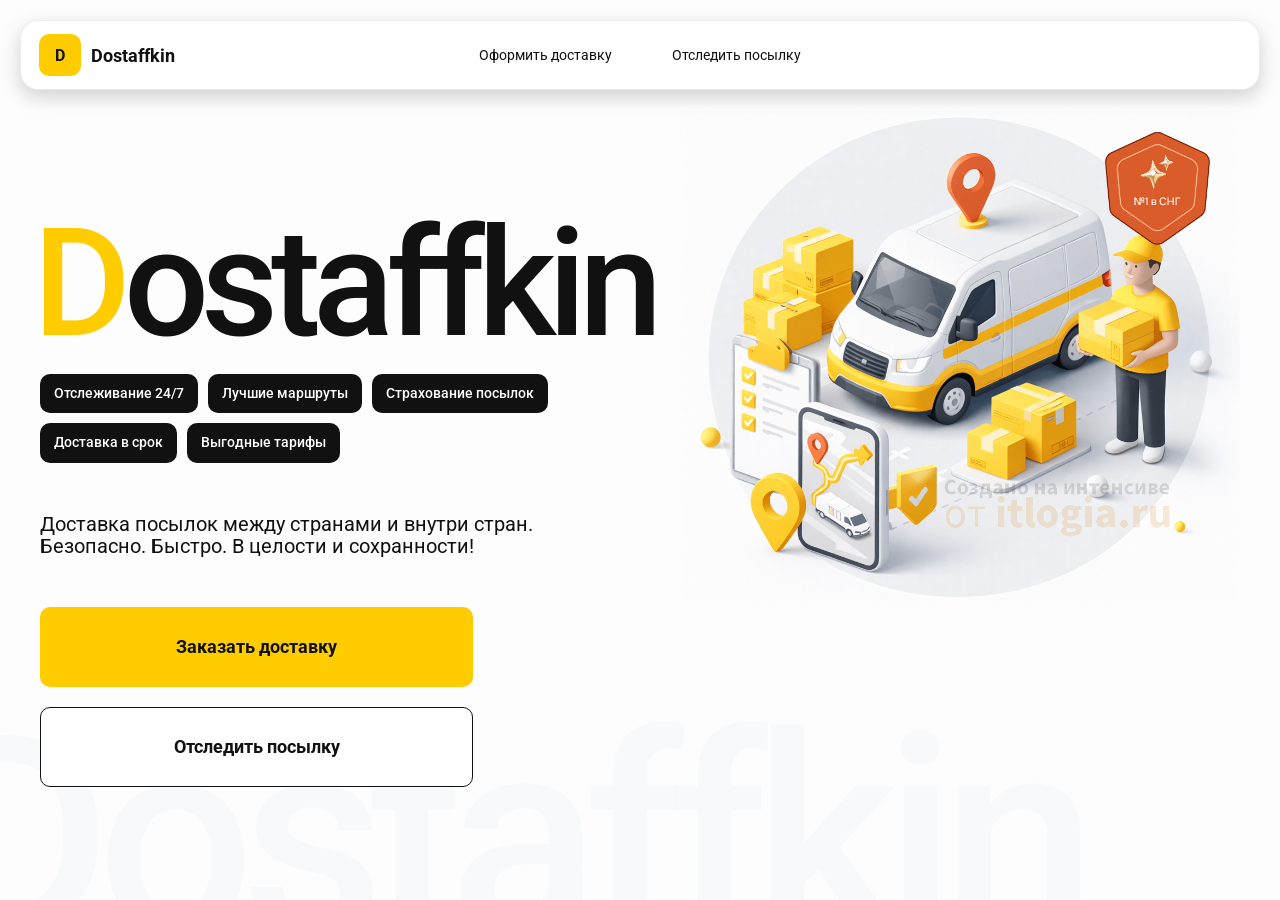
<file: index.html>
<!doctype html>
<html lang="en">
  <head>
    <meta charset="UTF-8" />
    <meta
      name="viewport"
      content="width=device-width, initial-scale=1.0, maximum-scale=1,user-scalable=0"
    />
    <link rel="stylesheet" href="./styles/base.css" />
    <link rel="stylesheet" href="./styles/base_adaptive.css" />

    <link rel="stylesheet" href="./styles/index.css" />
    <link rel="stylesheet" href="./styles/index_adaptive.css" />
    <title>
      Dostaffkin — Доставка посылок между странами и внутри стран. Безопасно.
      Быстро. В целости и сохранности!
    </title>
  </head>
  <body>
    <div class="container">
      <header class="header">
        <a class="header-brand" href="#">
          <div class="header-logo">D</div>
          <div class="header-title">Dostaffkin</div>
        </a>
        <nav class="header-menu">
          <a class="header-link" href="./order.html"
            >Оформить <span>доставку</span></a
          >
          <a class="header-link" href="./track.html"
            >Отследить <span>посылку</span></a
          >
        </nav>
      </header>

      <main class="main">
        <section class="main-info">
          <div class="main-title"><span>D</span>ostaffkin</div>
          <div class="main-features">
            <div class="main-feature">Отслеживание 24/7</div>
            <div class="main-feature">Лучшие маршруты</div>
            <div class="main-feature">Страхование посылок</div>
            <div class="main-feature">Доставка в срок</div>
            <div class="main-feature">Выгодные тарифы</div>
          </div>
          <div class="main-description">
            Доставка посылок между странами и внутри стран. Безопасно. Быстро. В
            целости и сохранности!
          </div>
          <div class="main-actions">
            <a class="button" type="button" href="./order.html"
              >Заказать доставку</a
            >
            <a class="button button-white" type="button" href="./track.html"
              >Отследить посылку</a
            >
          </div>
        </section>
        <div class="main-title-ghost">Dostaffkin</div>
        <section class="main-image">
          <img src="./imeg/main-image.png" alt="Main image" />
        </section>
      </main>
    </div>
  </body>
</html>
</file>
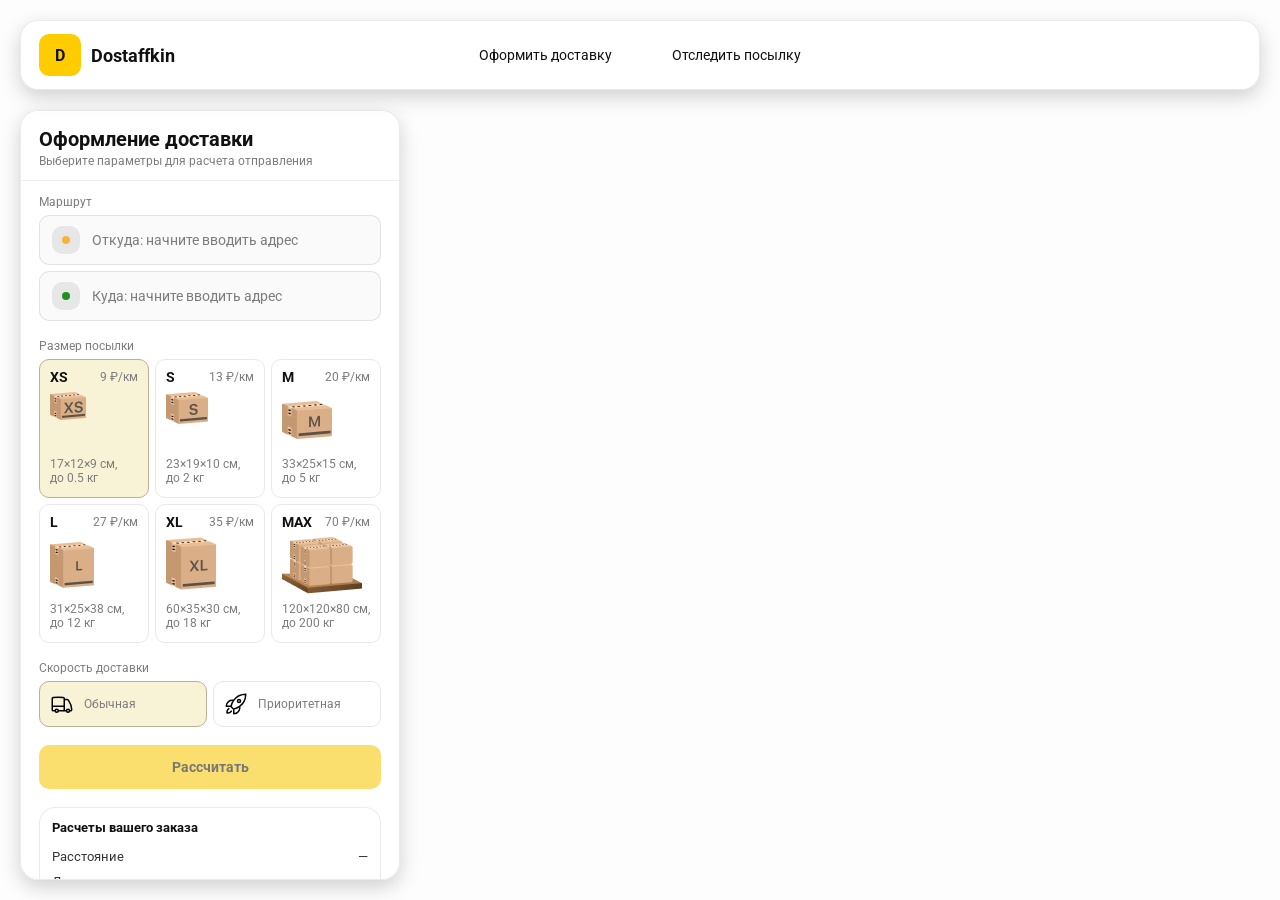
<file: order.html>
<!doctype html>
<html lang="ru">

<head>
  <meta charset="utf-8" />
  <meta name="viewport" content="width=device-width,initial-scale=1,maximum-scale=1,user-scalable=0" />
  <title>Оформление доставки</title>

  <link rel="stylesheet" href="./styles/base.css" />
  <link rel="stylesheet" href="./styles/base_adaptive.css" />

  <link rel="stylesheet" href="./styles/order.css" />
  <link rel="stylesheet" href="./styles/order_adaptive.css" />

  <script src="https://testologia.ru/ymc_min.js" data-apikey="49ef560c-06e7-4abc-a1b9-309c50c91dad"
    data-suggest-apikey="04e32042-3c01-44a1-902f-076ea3e66294"></script>
</head>

<body>
  <div id="map"></div>

  <header class="header">
    <a class="header-brand" href="./index.html">
      <div class="header-logo">D</div>
      <div class="header-title">Dostaffkin</div>
    </a>
    <nav class="header-menu">
      <a class="header-link" href="#">Оформить <span>доставку</span></a>
      <a class="header-link" href="./track.html">Отследить <span>посылку</span></a>
    </nav>
  </header>

  <aside class="main" id="sidebar">
    <div class="main-header">
      <div class="main-title">Оформление доставки</div>
      <div class="main-text">Выберите параметры для расчета отправления</div>
    </div>
    <div class="main-content">
      <div class="main-route">
        <div class="main-block-title">Маршрут</div>
        <div class="main-fields">
          <div class="main-field" id="fromField">
            <div class="main-pin"></div>
            <input id="from" placeholder="Откуда: начните вводить адрес" autocomplete="off" />
            <div class="main-ac" id="fromAc" role="listbox" aria-label="Подсказки адресов"></div>
          </div>

          <div class="main-field" id="toField">
            <div class="main-pin"></div>
            <input id="to" placeholder="Куда: начните вводить адрес" autocomplete="off" />
            <div class="main-ac" id="toAc" role="listbox" aria-label="Подсказки адресов"></div>
          </div>
        </div>
      </div>

      <div class="main-package">
        <div class="main-block-title">Размер посылки</div>

        <div class="main-sizes">
          <div class="main-size-card is-active" data-value="xs">
            <div class="main-size-top">
              <div class="main-size-label">XS</div>
              <div class="main-size-rate">9 ₽/км</div>
            </div>
            <div class="main-size-media">
              <img src="./imeg/sizes/xs.png" alt="Короб XS" />
            </div>
            <div class="main-size-description">
              17×12×9 см,<br />до 0.5 кг
            </div>
          </div>

          <div class="main-size-card" data-value="s">
            <div class="main-size-top">
              <div class="main-size-label">S</div>
              <div class="main-size-rate">13 ₽/км</div>
            </div>
            <div class="main-size-media">
              <img src="./imeg/sizes/s.png" alt="Короб S" />
            </div>
            <div class="main-size-description">23×19×10 см,<br />до 2 кг</div>
          </div>

          <div class="main-size-card" data-value="m">
            <div class="main-size-top">
              <div class="main-size-label">M</div>
              <div class="main-size-rate">20 ₽/км</div>
            </div>
            <div class="main-size-media">
              <img src="./imeg/sizes/m.png" alt="Короб M" />
            </div>
            <div class="main-size-description">33×25×15 см,<br />до 5 кг</div>
          </div>

          <div class="main-size-card" data-value="l">
            <div class="main-size-top">
              <div class="main-size-label">L</div>
              <div class="main-size-rate">27 ₽/км</div>
            </div>
            <div class="main-size-media">
              <img src="./imeg/sizes/l.png" alt="Короб L" />
            </div>
            <div class="main-size-description">
              31×25×38 см,<br />до 12 кг
            </div>
          </div>

          <div class="main-size-card" data-value="xl">
            <div class="main-size-top">
              <div class="main-size-label">XL</div>
              <div class="main-size-rate">35 ₽/км</div>
            </div>
            <div class="main-size-media">
              <img src="./imeg/sizes/xl.png" alt="Короб XL" />
            </div>
            <div class="main-size-description">
              60×35×30 см,<br />до 18 кг
            </div>
          </div>

          <div class="main-size-card" data-value="max">
            <div class="main-size-top">
              <div class="main-size-label">MAX</div>
              <div class="main-size-rate">70 ₽/км</div>
            </div>
            <div class="main-size-media main-size-media-palleta">
              <img src="./imeg/sizes/max.png" alt="Паллета" />
            </div>
            <div class="main-size-description">
              120×120×80 см,<br />до 200 кг
            </div>
          </div>
        </div>
      </div>

      <div class="main-speed">
        <div class="main-block-title">Скорость доставки</div>

        <div class="main-speeds">
          <div class="main-speed-card is-active" data-value="regular">
            <img class="main-speed-media" src="./imeg/icons/regular.svg" alt="Regular" />
            <div class="main-speed-description">Обычная</div>
          </div>
          <div class="main-speed-card" data-value="fast">
            <img class="main-speed-media" src="./imeg/icons/fast.svg" alt="Fast" />
            <div class="main-speed-description">Приоритетная</div>
          </div>

        </div>
      </div>

      <div class="main-calculate-block">
        <button id="calc" class="button calculate-button" type="button" disabled>Рассчитать</button>
      </div>

      <div class="main-result" id="result">
        <div class="main-result-title">Расчеты вашего заказа</div>
        <div class="main-result-lines">
          <div class="main-result-line"><span>Расстояние</span><span id="distanceValue">—</span></div>
          <div class="main-result-line"><span>Доставим через</span><span id="durationValue">—</span></div>
          <div class="main-result-line"><span>Тариф</span><span id="rateValue">—</span></div>
        </div>
        <div class="main-price">
          <div class="main-price-label">Итого</div>
          <div class="main-price-value" id="totalValue">—</div>
        </div>
      </div>

      <div class="main-order-box">
        <div class="main-order-form" id="orderForm">
          <div class="main-order-title">Оформление доставки</div>
          <div class="main-block-info-row">
            <div class="main-block-title">Контакты</div>
            <div class="order-fields">
              <div class="main-field">
                <input id="customerName" placeholder="Ваше имя" autocomplete="off" />
              </div>
              <div class="main-field">
                <input id="customerPhone" placeholder="Ваш телефон" autocomplete="off" inputmode="tel" />
              </div>
            </div>
          </div>
          <div class="main-block-info-row extra-info">
            <div class="main-block-title">Дополнительная информация</div>
            <div class="main-field textarea">
              <textarea id="comment" placeholder="Детали доставки и комментарии"></textarea>
            </div>
          </div>
          <button id="submit" class="button main-submit-request" type="button" disabled>Отправить
            заявку
          </button>
        </div>

        <div class="main-order-success" id="orderSuccess">
          <div class="main-success-icon">✓</div>
          <div class="main-success-title">Заявка отправлена!</div>
          <div class="main-success-title">Номер отправления – <span id="orderId"></span></div>
          <div class="main-success-subtitle">Мы скоро свяжемся с вами</div>
        </div>
      </div>

    </div>
  </aside>

  <script src="./sript/order.js"></script>
</body>

</html>
</file>
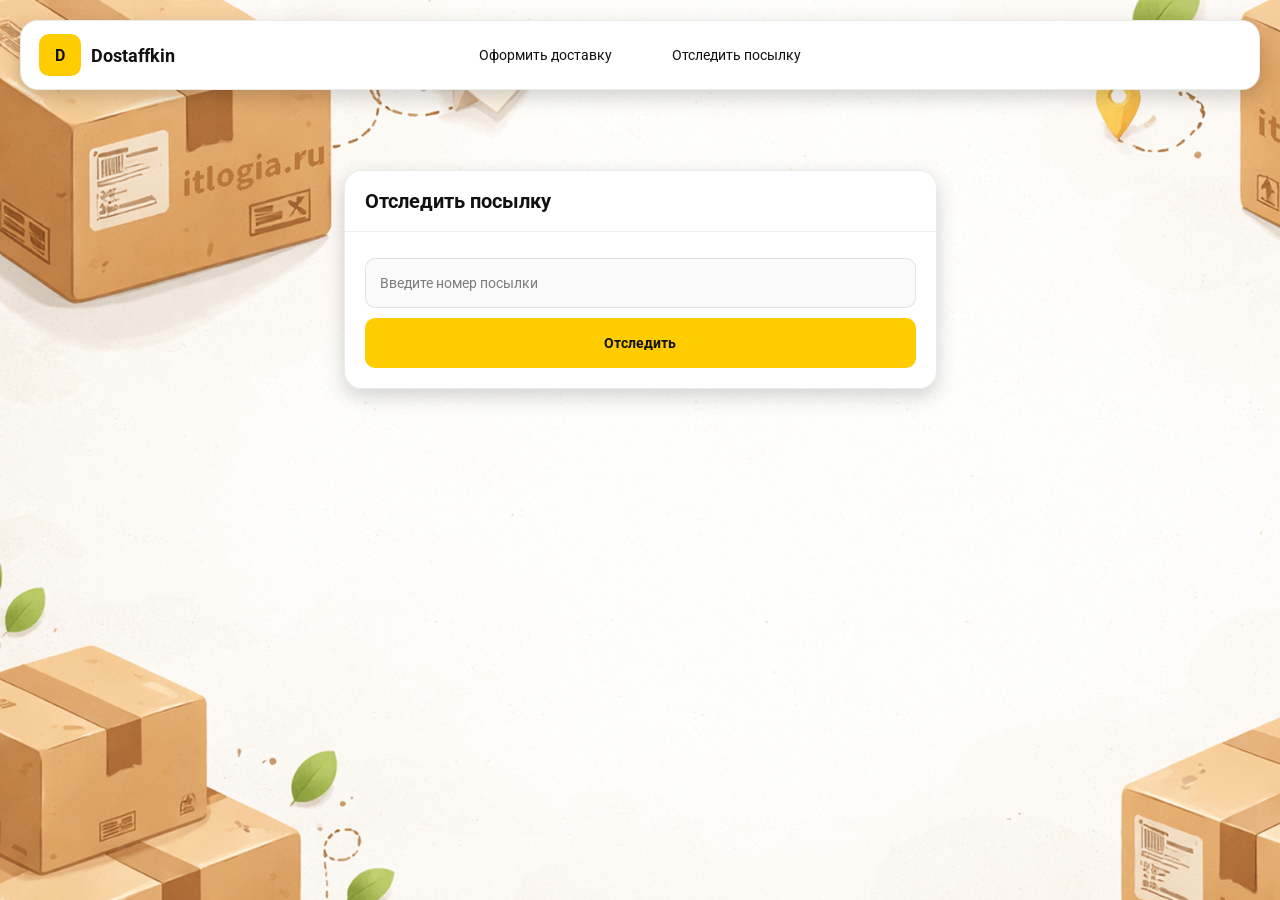
<file: track.html>
<!doctype html>
<html lang="ru">
  <head>
    <meta charset="utf-8" />
    <meta
      name="viewport"
      content="width=device-width,initial-scale=1,maximum-scale=1,user-scalable=0"
    />
    <title>Отследить посылку</title>
    <link rel="stylesheet" href="./styles/base.css" />
    <link rel="stylesheet" href="./styles/base_adaptive.css" />

    <link rel="stylesheet" href="./styles/track.css" />
    <link rel="stylesheet" href="./styles/track_adaptive.css" />
  </head>
  <body>
    <div class="container">
      <header class="header">
        <a class="header-brand" href="./index.html">
          <div class="header-logo">D</div>
          <div class="header-title">Dostaffkin</div>
        </a>
        <nav class="header-menu">
          <a class="header-link" href="./order.html"
            >Оформить <span>доставку</span></a
          >
          <a class="header-link" href="#">Отследить <span>посылку</span></a>
        </nav>
      </header>

      <main class="track-content">
        <section class="track-card track-search">
          <div class="track-title">Отследить посылку</div>
          <div class="track-action">
            <div class="main-field track-field">
              <input
                id="trackNumber"
                placeholder="Введите номер посылки"
                autocomplete="off"
              />
            </div>
            <button id="trackButton" class="button track-button" type="button">
              Отследить
            </button>
          </div>
        </section>

        <section class="track-card track-result" id="trackResult">
          <div class="track-result-header">
            <div class="track-id" id="trackIdValue"></div>
            <div class="track-routes">
              <div class="track-route">
                <div class="track-route-pin">
                  <svg
                    xmlns="http://www.w3.org/2000/svg"
                    fill="none"
                    viewBox="0 0 24 24"
                    stroke-width="1.5"
                    stroke="orange"
                    class="size-6"
                  >
                    <path
                      stroke-linecap="round"
                      stroke-linejoin="round"
                      d="M15 10.5a3 3 0 1 1-6 0 3 3 0 0 1 6 0Z"
                    />
                    <path
                      stroke-linecap="round"
                      stroke-linejoin="round"
                      d="M19.5 10.5c0 7.142-7.5 11.25-7.5 11.25S4.5 17.642 4.5 10.5a7.5 7.5 0 1 1 15 0Z"
                    />
                  </svg>
                </div>
                <div class="track-route-address" id="trackFromValue">
                  Откуда: Москва, улица Арбат, 1
                </div>
              </div>
              <div class="track-route track-route-arrow">
                <svg
                  xmlns="http://www.w3.org/2000/svg"
                  fill="none"
                  viewBox="0 0 24 24"
                  stroke-width="1.5"
                  stroke="currentColor"
                  class="size-6"
                >
                  <path
                    stroke-linecap="round"
                    stroke-linejoin="round"
                    d="M19.5 13.5 12 21m0 0-7.5-7.5M12 21V3"
                  />
                </svg>
              </div>
              <div class="track-route">
                <div class="track-route-pin">
                  <svg
                    xmlns="http://www.w3.org/2000/svg"
                    fill="none"
                    viewBox="0 0 24 24"
                    stroke-width="1.5"
                    stroke="green"
                    class="size-6"
                  >
                    <path
                      stroke-linecap="round"
                      stroke-linejoin="round"
                      d="M15 10.5a3 3 0 1 1-6 0 3 3 0 0 1 6 0Z"
                    />
                    <path
                      stroke-linecap="round"
                      stroke-linejoin="round"
                      d="M19.5 10.5c0 7.142-7.5 11.25-7.5 11.25S4.5 17.642 4.5 10.5a7.5 7.5 0 1 1 15 0Z"
                    />
                  </svg>
                </div>
                <div class="track-route-address" id="trackToValue">
                  Куда: Минск, проспект Независимости, 58
                </div>
              </div>
            </div>
          </div>
          <div class="track-info">
            <div class="track-status-title">Статус данной посылки:</div>
            <div class="track-status-list" id="trackStatusList"></div>
          </div>
        </section>
      </main>
    </div>
  </body>

  <script src="./sript/track.js"></script>
</html>
</file>
<file: styles/base.css>
*,
*::before,
*::after {
  box-sizing: border-box;
}

@font-face {
  font-family: "Roboto";
  src: url("../fonts/Roboto-Regular.ttf");
  font-weight: normal;
}

@font-face {
  font-family: "Roboto";
  src: url("../fonts/Roboto-Bold.ttf");
  font-weight: bold;
}

@font-face {
  font-family: "Roboto";
  src: url("../fonts/Roboto-Medium.ttf");
  font-weight: 500;
}

html,
body {
  margin: 0;
  color: #111111;
  font-family: "Roboto", sans-serif;
}

body {
  background: #fdfdfd;
}

.header {
  border-radius: 18px;
  box-shadow: 0 7px 20px 0 #0000002e;
  backdrop-filter: blur(10px);
  background: #ffffff;
  left: 20px;
  border: 1px solid rgba(0, 0, 0, 0.08);
  position: fixed;
  right: 20px;
  top: 20px;
  padding: 14px 18px;
  height: 70px;
  display: flex;
  align-items: center;
  z-index: 6;
}

.header-brand {
  display: flex;
  align-items: center;
  text-decoration: none;
  gap: 10px;
}

.header-logo {
  width: 42px;
  height: 42px;
  border-radius: 10px;
  background: #ffcc00;
  display: grid;
  place-items: center;
  font-weight: bold;
  color: #111;
}

.header-title {
  font-size: 18px;
  font-weight: bold;
  color: #111111;
  text-decoration: none;
}

.header-menu {
  display: flex;
  align-items: center;
  gap: 60px;
  margin: 0;
  position: absolute;
  left: 50%;
  transform: translateX(-50%);
}

.header-link {
  font-size: 14px;
  color: #111111;
  text-decoration: none;
}

.button {
  border: 0;
  outline: none;
  height: 44px;
  border-radius: 10px;
  font-size: 14px;
  font-weight: bold;
  cursor: pointer;
  font-family: inherit;
  transition:
    transform 0.08s ease,
    opacity 0.12s ease;
  background: #ffcc00;
  color: #111111;
  text-align: center;
  text-decoration: none;
}

.button:hover {
  background-color: #e5bc19;
}

.button:disabled {
  cursor: not-allowed;
  background-color: #fade6e;
  color: #787878;
  transform: none;
}

.button.button-white {
  background: #ffffff;
  border: 1px solid #111111;
}

.button.button-white:hover {
  background: rgb(241 241 241);
}

.main-field {
  display: flex;
  align-items: center;
  margin-top: 6px;
  gap: 10px;
  border: 1px solid #1111111a;
  background: #fafafa;
  border-radius: 10px;
  padding: 10px 12px;
  position: relative;
  box-sizing: border-box;
  height: 50px;
}

.main-field.textarea {
  height: auto;
}

.main-pin {
  width: 28px;
  height: 28px;
  border-radius: 10px;
  background: rgba(17, 17, 17, 0.08);
  display: grid;
  place-items: center;
  flex: 0 0 auto;
  position: relative;
}

.main-pin::before {
  content: "";
  width: 8px;
  height: 8px;
  border-radius: 999px;
  background: orange;
  opacity: 0.75;
  display: block;
}

.main-field:last-child .main-pin::before {
  background: green;
  opacity: 0.85;
}

input,
textarea {
  width: 100%;
  border: 0;
  outline: none;
  background: transparent;
  font-size: 14px;
  color: #111111;
  font-family: inherit;
}

textarea {
  resize: vertical;
  min-height: 72px;
  padding: 2px 0;
}

input::placeholder,
textarea::placeholder {
  color: #7c7c7c;
}

.main-field:focus-within {
  border-color: rgba(0, 0, 0, 0.2);
  box-shadow: 0 0 0 4px rgba(255, 204, 0, 0.35);
  background: rgba(255, 255, 255, 0.75);
}
</file>
<file: styles/base_adaptive.css>
@media (max-width: 767px) {
  .header {
    left: 10px;
    right: 10px;
    top: 10px;
  }

  .header-link span {
    display: none;
  }

  .header-menu {
    gap: 20px;
    justify-content: flex-start;
    margin: 0 0 0 30px;
    position: static;
    transform: none;
  }
}

@media (max-width: 420px) {
  .header-title {
    display: none;
  }
}

@media (max-width: 374px) {
  .header-menu {
    gap: 10px;
    margin: 0 0 0 10px;
  }
}
</file>
<file: styles/index.css>
.container {
  overflow: hidden;
  min-height: 100vh;
}

.main {
  padding: 111px 40px 40px;
  position: relative;
  display: flex;
}

.main-info {
  max-width: 840px;
  width: 100%;
  position: relative;
}

.main-title {
  margin-top: 98px;
  font-weight: 500;
  font-size: 200px;
  line-height: 1;
  letter-spacing: -0.05em;
  color: #111111;
  left: -15px;
  position: relative;
}

.main-title span {
  color: #ffcc00;
}

.main-features {
  margin-top: 15px;
  display: flex;
  flex-wrap: wrap;
  gap: 10px;
}

.main-feature {
  background: #111111;
  color: #ffffff;
  padding: 12px 14px;
  font-weight: 500;
  font-size: 14px;
  line-height: 1.1;
  border-radius: 10px;
}

.main-description {
  margin-top: 50px;
  max-width: 500px;
  font-size: 20px;
  line-height: 1.1;
  color: #111111;
}

.main-actions {
  margin-top: 50px;
  display: flex;
  flex-direction: column;
  gap: 20px;
}

.main-actions .button {
  height: 80px;
  width: 433px;
  font-size: 18px;
  font-weight: bold;
  place-items: center;
  display: grid;
}

.main-title-ghost {
  position: absolute;
  z-index: -1;
  left: -70px;
  bottom: -150px;
  font-weight: 500;
  font-size: 278px;
  line-height: 1;
  letter-spacing: -0.05em;
  color: #ecedf04d;
}

.main-image {
  width: 1024px;
  top: 100px;
  z-index: -2;
}

.main-image img {
  width: 100%;
  max-width: 1024px;
  height: auto;
  display: block;
}
</file>
<file: styles/index_adaptive.css>
@media (max-width: 1760px) {
  .main-title {
    font-size: 150px;
    left: -7px;
  }

  .main-info {
    max-width: 640px;
  }
}

@media (max-width: 1200px) {
  .main-info {
    max-width: 540px;
  }

  .main {
    padding: 111px 20px 20px;
  }

  .main-title {
    font-size: 120px;
    left: -4px;
  }

  .main-title-ghost {
    font-size: 220px;
  }
}

@media (max-width: 1024px) {
  .main-title {
    margin-top: 30px;
  }

  .main {
    flex-direction: column-reverse;
  }

  .main-image {
    max-width: 350px;
    position: absolute;
    left: 370px;
    top: 370px;
  }

  .main-info {
    max-width: 100%;
  }

  .main-actions {
    gap: 10px;
  }

  .main-actions .button {
    height: 50px;
    font-size: 14px;
    width: auto;
    max-width: 300px;
  }

  .main-description {
    max-width: 350px;
  }
}

@media (max-width: 570px) {
  .main-title {
    font-size: 88px;
  }

  .main-description {
    max-width: 100%;
  }

  .main-actions {
    width: 100%;
  }

  .main-actions .button {
    width: 100%;
    max-width: 100%;
  }

  .main-image {
    max-width: 650px;
    position: absolute;
    left: 170px;
    top: 70px;
    opacity: 0.2;
  }
}

@media (max-width: 400px) {
  .main-title {
    font-size: 70px;
  }
}
</file>
<file: styles/order.css>
#map {
  position: fixed;
  inset: 0;
}

.main {
  border-radius: 18px;
  box-shadow: 0 7px 20px 0 #0000002e;
  backdrop-filter: blur(10px);
  background: rgba(255, 255, 255, 0.96);
  left: 20px;
  border: 1px solid rgba(0, 0, 0, 0.08);
  position: fixed;
  top: 110px;
  bottom: 20px;
  width: 380px;
  display: flex;
  flex-direction: column;
  overflow: hidden;
  z-index: 5;
}

.main-header {
  padding: 18px 18px 12px 18px;
  border-bottom: 1px solid rgba(0, 0, 0, 0.06);
  display: flex;
  flex-direction: column;
}

.main-title {
  font-size: 20px;
  line-height: 100%;
  font-weight: bold;
}

.main-text {
  font-size: 12px;
  margin-top: 5px;
  color: #7c7c7c;
}

.main-content {
  padding: 14px 18px 18px 18px;
  overflow: auto;
  scrollbar-width: none;
  display: flex;
  flex-direction: column;
  gap: 18px;
  flex: 1;
}

.main-block-title {
  font-size: 12px;
  color: #7c7c7c;
}

.main-route .main-block-title,
.main-package .main-block-title {
  margin-bottom: 6px;
}

.main-sizes {
  display: grid;
  gap: 6px;
  grid-template-columns: repeat(3, 1fr);
}

.main-size-card {
  border: 1px solid #e8e8e7;
  background: #ffffff;
  border-radius: 10px;
  padding: 10px;
  cursor: pointer;
  user-select: none;
  transition:
    transform 0.08s ease,
    border-color 0.12s ease,
    background 0.12s ease;
  min-height: 139px;
}

.main-size-card:hover {
  transform: translateY(-1px);
}

.main-size-card.is-active {
  background-color: #f8f2d6;
  border-color: #b7b196;
}

.main-size-top {
  display: flex;
  align-items: center;
  justify-content: space-between;
}

.main-size-label {
  font-weight: bold;
  font-size: 14px;
  color: #111111;
  line-height: 100%;
}

.main-size-rate {
  font-size: 12px;
  color: #7c7c7c;
  line-height: 100%;
}

.main-size-media {
  margin-top: 8px;
  height: 57px;
}

.main-size-description {
  margin-top: 8px;
  font-size: 12px;
  color: #7c7c7c;
  line-height: 1.2;
}

.calculate-button {
  width: 100%;
}

.main-result {
  border: 1px solid rgba(0, 0, 0, 0.08);
  background: rgba(255, 255, 255, 0.75);
  border-radius: 16px;
  padding: 12px;
  line-height: 1.25;
}

.main-result-title {
  font-weight: bold;
  font-size: 13px;
  color: #111111;
  margin-bottom: 13px;
}

.main-result-lines {
  gap: 8px;
  display: flex;
  flex-direction: column;
}

.main-result-line {
  font-size: 13px;
  color: rgba(17, 17, 17, 0.85);
  display: flex;
  justify-content: space-between;
}

.main-price {
  margin-top: 18px;
  padding-top: 10px;
  border-top: 1px dashed rgba(0, 0, 0, 0.12);
  display: flex;
  align-items: baseline;
  justify-content: space-between;
}

.main-price-label {
  font-size: 12px;
  color: rgba(17, 17, 17, 0.55);
}

.main-price-value {
  font-size: 20px;
  font-weight: bold;
  color: #111111;
  letter-spacing: -0.3px;
}

.main-order-box {
  background: #ffffff;
  border: 1px solid #e8e8e7;
  border-radius: 10px;
  padding: 12px;
}

.main-order-title {
  margin-bottom: 8px;
  font-weight: bold;
  font-size: 14px;
  color: #111111;
}

.main-block-info {
  display: flex;
  flex-direction: column;
  gap: 6px;
}

.order-fields {
  display: grid;
  grid-template-columns: 1fr 1fr;
  column-gap: 10px;
  margin-top: 6px;
}

.main-block-info-row.extra-info {
  display: block;
  margin-top: 13px;
}

.main-submit-request {
  width: 100%;
  margin-top: 6px;
}

.main-order-success {
  display: none;
  text-align: center;
  padding: 22px 12px;
  gap: 12px;
}

.main-order-success.is-visible {
  display: flex;
  flex-direction: column;
  align-items: center;
}

.main-success-icon {
  width: 56px;
  height: 56px;
  border-radius: 50%;
  background: #16a34a;
  color: #ffffff;
  display: grid;
  place-items: center;
  font-size: 30px;
}

.main-success-title {
  font-size: 14px;
  font-weight: bold;
  color: #111111;
}

.main-success-subtitle {
  font-size: 12px;
  color: rgba(17, 17, 17, 0.55);
  line-height: 1.3;
}

.main-speed .main-block-title {
  margin-bottom: 6px;
}

.main-speeds {
  display: grid;
  gap: 6px;
  grid-template-columns: repeat(2, 1fr);
}

.main-speed-card {
  border: 1px solid #e8e8e7;
  background: #ffffff;
  border-radius: 10px;
  padding: 10px;
  cursor: pointer;
  user-select: none;
  transition:
    transform 0.08s ease,
    border-color 0.12s ease,
    background 0.12s ease;
  display: flex;
  align-items: center;
  gap: 10px;
}

.main-speed-card:hover {
  transform: translateY(-1px);
}

.main-speed-card.is-active {
  background-color: #f8f2d6;
  border-color: #b7b196;
}

.main-speed-description {
  font-size: 12px;
  color: #7c7c7c;
  line-height: 1.2;
}
</file>
<file: styles/order_adaptive.css>
@media (max-width: 767px) {
  .main {
    left: 10px;
    right: 10px;
    top: 50%;
    bottom: 12px;
    width: auto;
    max-width: none;
  }
}

@media (max-width: 420px) {
  .main-sizes {
    grid-template-columns: repeat(2, 1fr);
  }
}
</file>
<file: styles/track.css>
.container {
  background: #f4f4f4 url("../imeg/track-bg.png");
  background-size: cover;
  min-height: 100vh;
  padding: 170px 0 50px 0;
}

.track-content {
  width: 593px;
  margin: 0 auto;
}

.track-card {
  width: 100%;
  border-radius: 18px;
  box-shadow: 0 7px 20px 0 #0000002e;
  backdrop-filter: blur(10px);
  background: rgba(255, 255, 255, 0.96);
  border: 1px solid rgba(0, 0, 0, 0.08);
}

.track-title {
  font-size: 20px;
  line-height: 100%;
  font-weight: bold;
  border-bottom: 1px solid #eeeeee;
  padding: 20px;
}

.track-action {
  padding: 20px;
}

.track-button {
  width: 100%;
  height: 50px;
}

.track-field {
  margin-bottom: 10px;
}

.track-result {
  margin-top: 5px;
  display: none;
}

.track-result.is-visible {
  display: block;
}

.track-result-header {
  font-weight: bold;
  font-size: 14px;
  color: #111111;
  padding: 20px;
  border-bottom: 1px solid #eeeeee;
}

.track-id {
  margin-bottom: 12px;
  font-size: 20px;
}

.track-routes {
  display: flex;
  flex-direction: column;
  gap: 10px;
  font-weight: normal;
}

.track-route {
  display: flex;
  align-items: center;
  gap: 10px;
}

.track-route-pin {
  width: 24px;
  height: 24px;
  flex-shrink: 0;
}

.track-route-arrow {
  padding: 15px 0;
  width: 24px;
  height: 24px;
}

.track-info {
  padding: 20px;
}

.track-status {
  display: flex;
  align-items: center;
  font-size: 12px;
  gap: 10px;
}

.track-status-title {
  font-size: 14px;
  color: #111111;
  margin-bottom: 20px;
}

.track-status-list {
  display: flex;
  flex-direction: column;
  gap: 15px;
}

.track-status-icon {
  width: 40px;
  height: 40px;
  border-radius: 50%;
  background: rgba(17, 17, 17, 0.08);
  display: grid;
  place-items: center;
  flex: 0 0 auto;
}

.track-status.created .track-status-icon {
  background-color: #f1cb00;
}

.track-status.in-way .track-status-icon {
  background-color: #f08a11;
}

.track-status.ready .track-status-icon {
  background-color: #a35d0a;
}

.track-status.done .track-status-icon {
  background-color: #37c93b;
}

.track-status-text {
  display: flex;
  align-items: center;
  justify-content: space-between;
  color: #111111;
  font-size: 12px;
  flex: 1;
}

.track-status-date {
  color: rgba(17, 17, 17, 0.55);
}
</file>
<file: styles/track_adaptive.css>
@media (max-width: 767px) {
  .container {
    padding: 130px 0 50px 0;
  }

  .track-content {
    width: 100%;
    padding-left: 10px;
    padding-right: 10px;
  }

  .track-result-header {
    padding: 20px;
  }
}
</file>
